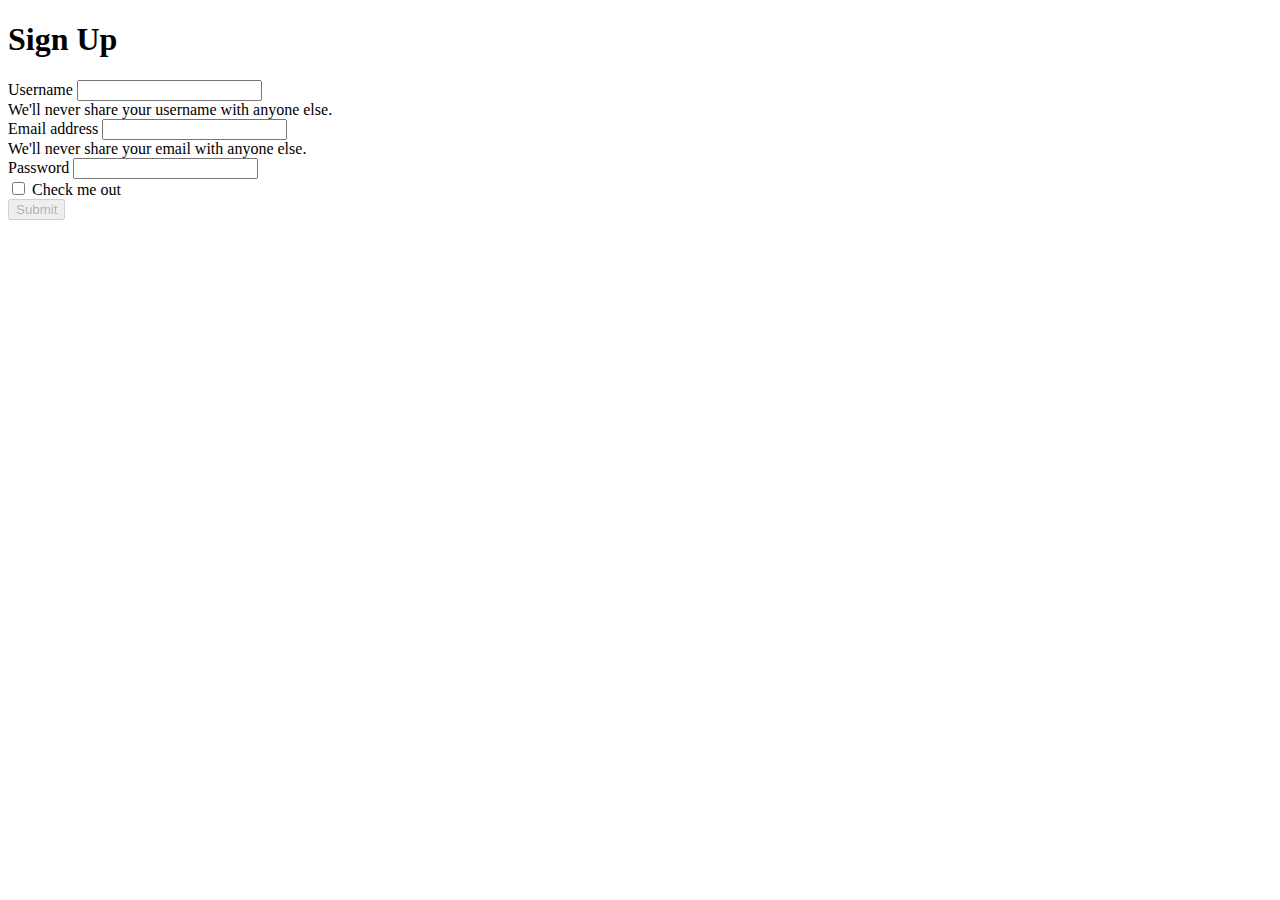
<file: 19.UserSignUp/index.html>
<!DOCTYPE html>
<html lang="en">
  <head>
    <meta charset="UTF-8" />
    <meta http-equiv="X-UA-Compatible" content="IE=edge" />
    <meta name="viewport" content="width=device-width, initial-scale=1.0" />
    <link
      href="https://cdn.jsdelivr.net/npm/bootstrap@5.0.2/dist/css/bootstrap.min.css"
      rel="stylesheet"
      integrity="sha384-EVSTQN3/azprG1Anm3QDgpJLIm9Nao0Yz1ztcQTwFspd3yD65VohhpuuCOmLASjC"
      crossorigin="anonymous"
    />
    <title>Storage</title>
  </head>
  <body>
    <div class="container mt-5" style="width: 400px">
      <h1 class="text-center mb-5">Sign Up</h1>
       <form id="myForm">
        <div class="mb-3">
          <label for="exampleInputUserName" class="form-label">Username</label>
          <input
            type="text"
            class="form-control"
            id="exampleInputUserName"
            aria-describedby="emailHelp"
          />
          <div id="user" class="form-text">
            We'll never share your username with anyone else.
          </div>
        </div>
        <div class="mb-3">
          <label for="exampleInputEmail1" class="form-label"
            >Email address</label
          >
          <input
            type="email"
            class="form-control"
            id="exampleInputEmail1"
            aria-describedby="emailHelp"
          />
          <div id="emailHelp" class="form-text">
            We'll never share your email with anyone else.
          </div>
        </div>
        <div class="mb-3">
          <label for="exampleInputPassword1" class="form-label">Password</label>
          <input
            type="password"
            class="form-control"
            id="exampleInputPassword1"
          />
        </div>
        <div class="mb-3 form-check">
          <input type="checkbox" class="form-check-input" id="exampleCheck1" />
          <label class="form-check-label" for="exampleCheck1"
            >Check me out</label
          >
        </div>
        <button disabled type="submit" id="btn" class="btn btn-primary">Submit</button>
      </form>
     </div>
    

    <script src="./script.js"></script>
  </body>
</html>
</file>
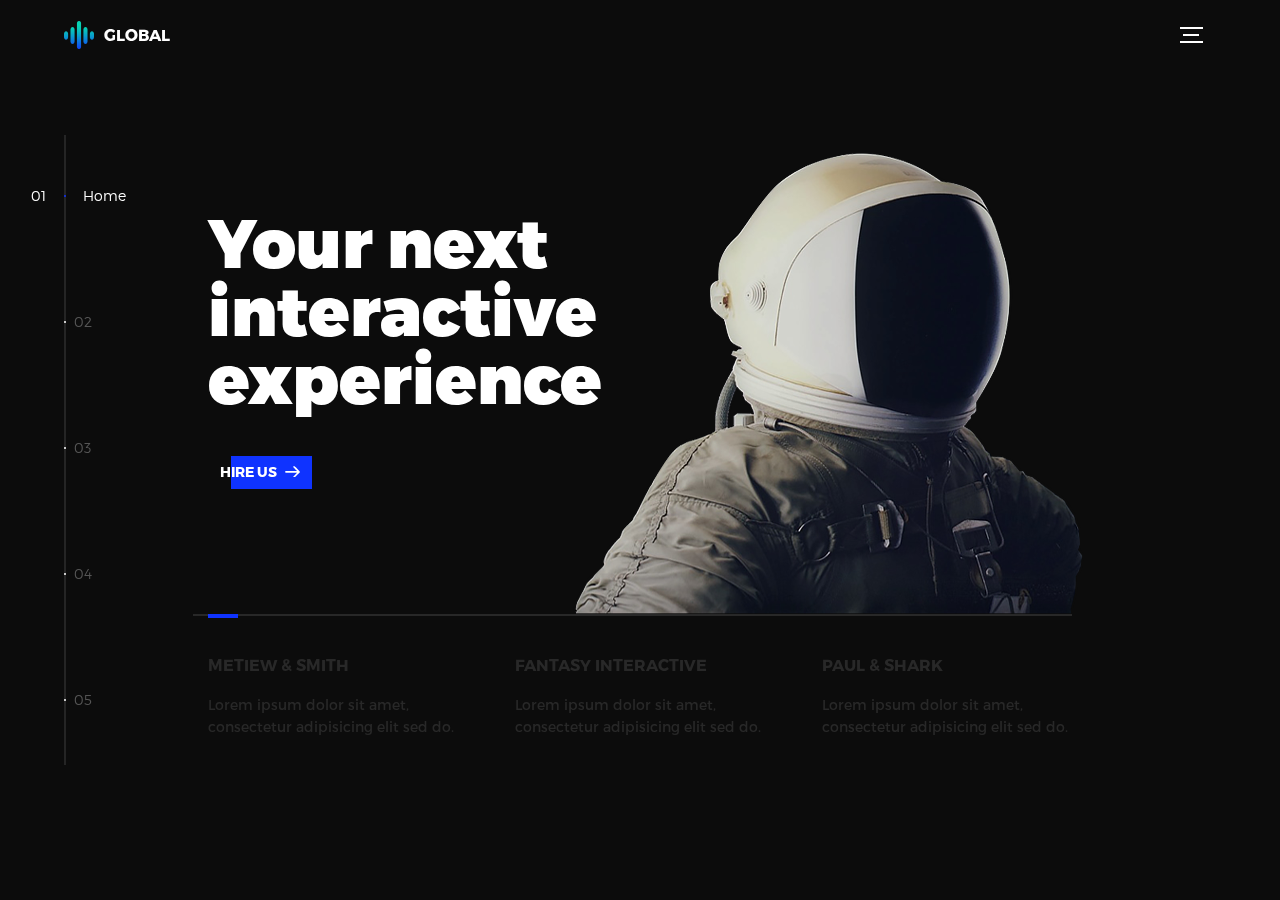
<file: global-master/index.html>
<!DOCTYPE html>
<html lang="en">
<head>
  <title>Global</title>
  <meta charset="utf-8">
  <meta name="viewport" content="width=device-width, initial-scale=1">
  <meta http-equiv="X-UA-Compatible" content="IE=edge">
  <meta name="description" content="HTML5 website template">
  <meta name="keywords" content="global, template, html, sass, jquery">
  <meta name="author" content="Bucky Maler">
  <link rel="stylesheet" href="assets/css/main.css">
</head>
<body>

<!-- notification for small viewports and landscape oriented smartphones -->
<div class="device-notification">
  <a class="device-notification--logo" href="#0">
    <img src="assets/img/logo.png" alt="Global">
    <p>Global</p>
  </a>
  <p class="device-notification--message">Global has so much to offer that we must request you orient your device to portrait or find a larger screen. You won't be disappointed.</p>
</div>

<div class="perspective effect-rotate-left">
  <div class="container"><div class="outer-nav--return"></div>
    <div id="viewport" class="l-viewport">
      <div class="l-wrapper">
        <header class="header">
          <a class="header--logo" href="#0">
            <img src="assets/img/logo.png" alt="Global">
            <p>Global</p>
          </a>
          <button class="header--cta cta">Hire Us</button>
          <div class="header--nav-toggle">
            <span></span>
          </div>
        </header>
        <nav class="l-side-nav">
          <ul class="side-nav">
            <li class="is-active"><span>Home</span></li>
            <li><span>Works</span></li>
            <li><span>About</span></li>
            <li><span>Contact</span></li>
            <li><span>Hire us</span></li>
          </ul>
        </nav>
        <ul class="l-main-content main-content">
          <li class="l-section section section--is-active">
            <div class="intro">
              <div class="intro--banner">
                <h1>Your next<br>interactive<br>experience</h1>
                <button class="cta">Hire Us
                  <svg version="1.1" id="Layer_1" xmlns="http://www.w3.org/2000/svg" xmlns:xlink="http://www.w3.org/1999/xlink" x="0px" y="0px" viewBox="0 0 150 118" style="enable-background:new 0 0 150 118;" xml:space="preserve">
                  <g transform="translate(0.000000,118.000000) scale(0.100000,-0.100000)">
                    <path d="M870,1167c-34-17-55-57-46-90c3-15,81-100,194-211l187-185l-565-1c-431,0-571-3-590-13c-55-28-64-94-18-137c21-20,33-20,597-20h575l-192-193C800,103,794,94,849,39c20-20,39-29,61-29c28,0,63,30,298,262c147,144,272,271,279,282c30,51,23,60-219,304C947,1180,926,1196,870,1167z"/>
                  </g>
                  </svg>
                  <span class="btn-background"></span>
                </button>
                <img src="assets/img/introduction-visual.png" alt="Welcome">
              </div>
              <div class="intro--options">
                <a href="#0">
                  <h3>Metiew &amp; Smith</h3>
                  <p>Lorem ipsum dolor sit amet, consectetur adipisicing elit sed do.</p>
                </a>
                <a href="#0">
                  <h3>Fantasy interactive</h3>
                  <p>Lorem ipsum dolor sit amet, consectetur adipisicing elit sed do.</p>
                </a>
                <a href="#0">
                  <h3>Paul &amp; shark</h3>
                  <p>Lorem ipsum dolor sit amet, consectetur adipisicing elit sed do.</p>
                </a>
              </div>
            </div>
          </li>
          <li class="l-section section">
            <div class="work">
              <h2>Selected work</h2>
              <div class="work--lockup">
                <ul class="slider">
                  <li class="slider--item slider--item-left">
                    <a href="#0">
                      <div class="slider--item-image">
                        <img src="assets/img/work-victory.jpg" alt="Victory">
                      </div>
                      <p class="slider--item-title">Victory</p>
                      <p class="slider--item-description">Lorem ipsum dolor sit amet, consectetur adipisicing elit sed do.</p>
                    </a>
                  </li>
                  <li class="slider--item slider--item-center">
                    <a href="#0">
                      <div class="slider--item-image">
                        <img src="assets/img/work-metiew-smith.jpg" alt="Metiew and Smith">
                      </div>
                      <p class="slider--item-title">Metiew &amp; Smith</p>
                      <p class="slider--item-description">Lorem ipsum dolor sit amet, consectetur adipisicing elit sed do.</p>
                    </a>
                  </li>
                  <li class="slider--item slider--item-right">
                    <a href="#0">
                      <div class="slider--item-image">
                        <img src="assets/img/work-alex-nowak.jpg" alt="Alex Nowak">
                      </div>
                      <p class="slider--item-title">Alex Nowak</p>
                      <p class="slider--item-description">Lorem ipsum dolor sit amet, consectetur adipisicing elit sed do.</p>
                    </a>
                  </li>
                </ul>
                <div class="slider--prev">
                  <svg version="1.1" id="Layer_1" xmlns="http://www.w3.org/2000/svg" xmlns:xlink="http://www.w3.org/1999/xlink" x="0px" y="0px"
                  viewBox="0 0 150 118" style="enable-background:new 0 0 150 118;" xml:space="preserve">
                  <g transform="translate(0.000000,118.000000) scale(0.100000,-0.100000)">
                    <path d="M561,1169C525,1155,10,640,3,612c-3-13,1-36,8-52c8-15,134-145,281-289C527,41,562,10,590,10c22,0,41,9,61,29
                    c55,55,49,64-163,278L296,510h575c564,0,576,0,597,20c46,43,37,109-18,137c-19,10-159,13-590,13l-565,1l182,180
                    c101,99,187,188,193,199c16,30,12,57-12,84C631,1174,595,1183,561,1169z"/>
                  </g>
                  </svg>
                </div>
                <div class="slider--next">
                  <svg version="1.1" id="Layer_1" xmlns="http://www.w3.org/2000/svg" xmlns:xlink="http://www.w3.org/1999/xlink" x="0px" y="0px" viewBox="0 0 150 118" style="enable-background:new 0 0 150 118;" xml:space="preserve">
                  <g transform="translate(0.000000,118.000000) scale(0.100000,-0.100000)">
                    <path d="M870,1167c-34-17-55-57-46-90c3-15,81-100,194-211l187-185l-565-1c-431,0-571-3-590-13c-55-28-64-94-18-137c21-20,33-20,597-20h575l-192-193C800,103,794,94,849,39c20-20,39-29,61-29c28,0,63,30,298,262c147,144,272,271,279,282c30,51,23,60-219,304C947,1180,926,1196,870,1167z"/>
                  </g>
                  </svg>
                </div>
              </div>
            </div>
          </li>
          <li class="l-section section">
            <div class="about">
              <div class="about--banner">
                <h2>We<br>believe in<br>passionate<br>people</h2>
                <a href="#0">Career
                  <span>
                    <svg version="1.1" id="Layer_1" xmlns="http://www.w3.org/2000/svg" xmlns:xlink="http://www.w3.org/1999/xlink" x="0px" y="0px" viewBox="0 0 150 118" style="enable-background:new 0 0 150 118;" xml:space="preserve">
                    <g transform="translate(0.000000,118.000000) scale(0.100000,-0.100000)">
                      <path d="M870,1167c-34-17-55-57-46-90c3-15,81-100,194-211l187-185l-565-1c-431,0-571-3-590-13c-55-28-64-94-18-137c21-20,33-20,597-20h575l-192-193C800,103,794,94,849,39c20-20,39-29,61-29c28,0,63,30,298,262c147,144,272,271,279,282c30,51,23,60-219,304C947,1180,926,1196,870,1167z"/>
                    </g>
                    </svg>
                  </span>
                </a>
                <img src="assets/img/about-visual.png" alt="About Us">
              </div>
              <div class="about--options">
                <a href="#0">
                  <h3>Winners</h3>
                </a>
                <a href="#0">
                  <h3>Philosophy</h3>
                </a>
                <a href="#0">
                  <h3>History</h3>
                </a>
              </div>
            </div>
          </li>
          <li class="l-section section">
            <div class="contact">
              <div class="contact--lockup">
                <div class="modal">
                  <div class="modal--information">
                    <p>Pawia 5, 31-154 Kraków, Poland</p>
                    <a href="mailto:ouremail@gmail.com">ouremail@gmail.com</a>
                    <a href="tel:+148126287560">+48 12 628 75 60</a>
                  </div>
                  <ul class="modal--options">
                    <li><a href="#0">Bēhance</a></li>
                    <li><a href="#0">dribbble</a></li>
                    <li><a href="mailto:ouremail@gmail.com">Contact Us</a></li>
                  </ul>
                </div>
              </div>
            </div>
          </li>
          <li class="l-section section">
            <div class="hire">
              <h2>You want us to do</h2>
              <!-- checkout formspree.io for easy form setup -->
              <form class="work-request">
                <div class="work-request--options">
                  <span class="options-a">
                    <input id="opt-1" type="checkbox" value="app design">
                    <label for="opt-1">
                      <svg version="1.1" id="Layer_1" xmlns="http://www.w3.org/2000/svg" xmlns:xlink="http://www.w3.org/1999/xlink" x="0px" y="0px"
                      viewBox="0 0 150 111" style="enable-background:new 0 0 150 111;" xml:space="preserve">
                      <g transform="translate(0.000000,111.000000) scale(0.100000,-0.100000)">
                        <path d="M950,705L555,310L360,505C253,612,160,700,155,700c-6,0-44-34-85-75l-75-75l278-278L550-5l475,475c261,261,475,480,475,485c0,13-132,145-145,145C1349,1100,1167,922,950,705z"/>
                      </g>
                      </svg>
                      App Design
                    </label>
                    <input id="opt-2" type="checkbox" value="graphic design">
                    <label for="opt-2">
                      <svg version="1.1" id="Layer_1" xmlns="http://www.w3.org/2000/svg" xmlns:xlink="http://www.w3.org/1999/xlink" x="0px" y="0px"
                      viewBox="0 0 150 111" style="enable-background:new 0 0 150 111;" xml:space="preserve">
                      <g transform="translate(0.000000,111.000000) scale(0.100000,-0.100000)">
                        <path d="M950,705L555,310L360,505C253,612,160,700,155,700c-6,0-44-34-85-75l-75-75l278-278L550-5l475,475c261,261,475,480,475,485c0,13-132,145-145,145C1349,1100,1167,922,950,705z"/>
                      </g>
                      </svg>
                      Graphic Design
                    </label>
                    <input id="opt-3" type="checkbox" value="motion design">
                    <label for="opt-3">
                      <svg version="1.1" id="Layer_1" xmlns="http://www.w3.org/2000/svg" xmlns:xlink="http://www.w3.org/1999/xlink" x="0px" y="0px"
                      viewBox="0 0 150 111" style="enable-background:new 0 0 150 111;" xml:space="preserve">
                      <g transform="translate(0.000000,111.000000) scale(0.100000,-0.100000)">
                        <path d="M950,705L555,310L360,505C253,612,160,700,155,700c-6,0-44-34-85-75l-75-75l278-278L550-5l475,475c261,261,475,480,475,485c0,13-132,145-145,145C1349,1100,1167,922,950,705z"/>
                      </g>
                      </svg>
                      Motion Design
                    </label>
                  </span>
                  <span class="options-b">
                    <input id="opt-4" type="checkbox" value="ux design">
                    <label for="opt-4">
                      <svg version="1.1" id="Layer_1" xmlns="http://www.w3.org/2000/svg" xmlns:xlink="http://www.w3.org/1999/xlink" x="0px" y="0px"
                      viewBox="0 0 150 111" style="enable-background:new 0 0 150 111;" xml:space="preserve">
                      <g transform="translate(0.000000,111.000000) scale(0.100000,-0.100000)">
                        <path d="M950,705L555,310L360,505C253,612,160,700,155,700c-6,0-44-34-85-75l-75-75l278-278L550-5l475,475c261,261,475,480,475,485c0,13-132,145-145,145C1349,1100,1167,922,950,705z"/>
                      </g>
                      </svg>
                      UX Design
                    </label>
                    <input id="opt-5" type="checkbox" value="webdesign">
                    <label for="opt-5">
                      <svg version="1.1" id="Layer_1" xmlns="http://www.w3.org/2000/svg" xmlns:xlink="http://www.w3.org/1999/xlink" x="0px" y="0px"
                      viewBox="0 0 150 111" style="enable-background:new 0 0 150 111;" xml:space="preserve">
                      <g transform="translate(0.000000,111.000000) scale(0.100000,-0.100000)">
                        <path d="M950,705L555,310L360,505C253,612,160,700,155,700c-6,0-44-34-85-75l-75-75l278-278L550-5l475,475c261,261,475,480,475,485c0,13-132,145-145,145C1349,1100,1167,922,950,705z"/>
                      </g>
                      </svg>
                      Webdesign
                    </label>
                    <input id="opt-6" type="checkbox" value="marketing">
                    <label for="opt-6">
                      <svg version="1.1" id="Layer_1" xmlns="http://www.w3.org/2000/svg" xmlns:xlink="http://www.w3.org/1999/xlink" x="0px" y="0px"
                      viewBox="0 0 150 111" style="enable-background:new 0 0 150 111;" xml:space="preserve">
                      <g transform="translate(0.000000,111.000000) scale(0.100000,-0.100000)">
                        <path d="M950,705L555,310L360,505C253,612,160,700,155,700c-6,0-44-34-85-75l-75-75l278-278L550-5l475,475c261,261,475,480,475,485c0,13-132,145-145,145C1349,1100,1167,922,950,705z"/>
                      </g>
                      </svg>
                      Marketing
                    </label>
                  </span>
                </div>
                <div class="work-request--information">
                  <div class="information-name">
                    <input id="name" type="text" spellcheck="false">
                    <label for="name">Name</label>
                  </div>
                  <div class="information-email">
                    <input id="email" type="email" spellcheck="false">
                    <label for="email">Email</label>
                  </div>
                </div>
                <input type="submit" value="Send Request">
              </form>
            </div>
          </li>
        </ul>
      </div>
    </div>
  </div>
  <ul class="outer-nav">
    <li class="is-active">Home</li>
    <li>Works</li>
    <li>About</li>
    <li>Contact</li>
    <li>Hire us</li>
  </ul>
</div>

<script src="https://ajax.googleapis.com/ajax/libs/jquery/2.2.4/jquery.min.js"></script>
<script>window.jQuery || document.write('<script src="assets/js/vendor/jquery-2.2.4.min.js"><\/script>')</script>
<script src="assets/js/functions-min.js"></script>
</body>
</html>
</file>
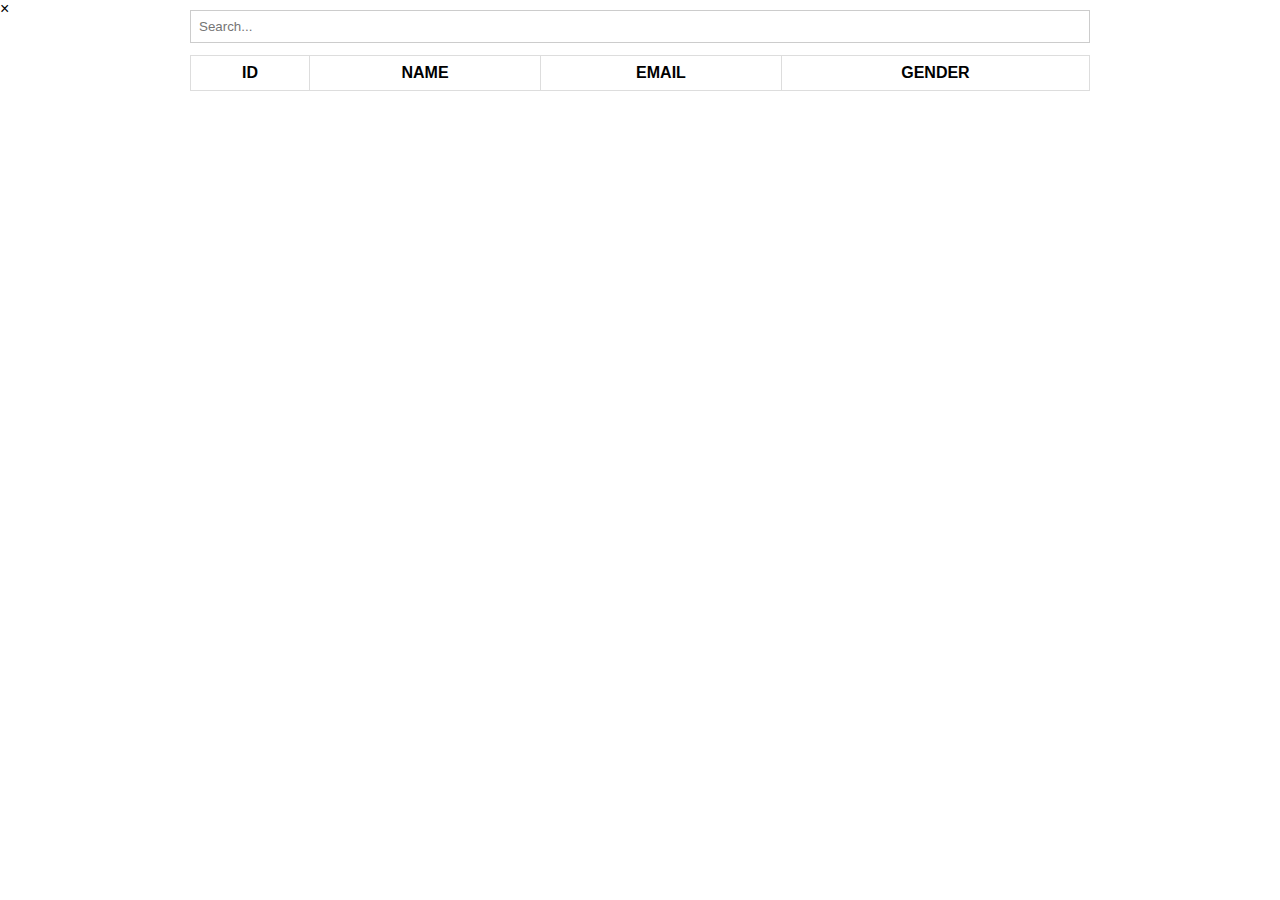
<file: table/index.html>
<!DOCTYPE html>
<html lang="en">
<head>
    <meta charset="UTF-8">
    <meta http-equiv="X-UA-Compatible" content="IE=edge">
    <meta name="viewport" content="width=device-width, initial-scale=1.0">
    <link rel="stylesheet" href="style.css">
    <title>Document</title>
</head>
<body>
    <section>
        <input type="text" class="search" placeholder="Search..." ><span class="close">&times;</span>
          <table>
              <thead>
                <tr>
                  <th class="thid">ID<i class="fa-solid fa-arrow-up arrowupid" ></i><i class="fa-solid fa-arrow-down arrowdownid"></i></th>
                  <th class="thname">NAME <i class="fa-solid fa-arrow-up arrowupname"></i><i class="fa-solid fa-arrow-down arrowdownname"></i></th>
                   <th>EMAIL</th>
                    <th>GENDER</th>
                </tr>
              </thead>
                <tbody class="tbody"></tbody>
            </table>
         </section>
    <script src="./js.js"></script>
</body>
</html>
</file>
<file: global-master/assets/css/main.css>
@font-face{font-family:'Montserrat';src:url("fonts/Montserrat-Black.eot");src:local("☺"),url("fonts/Montserrat-Black.woff") format("woff"),url("fonts/Montserrat-Black.ttf") format("truetype"),url("fonts/Montserrat-Black.svg") format("svg");font-weight:900;font-style:normal}@font-face{font-family:'Montserrat';src:url("fonts/Montserrat-Bold.eot");src:local("☺"),url("fonts/Montserrat-Bold.woff") format("woff"),url("fonts/Montserrat-Bold.ttf") format("truetype"),url("fonts/Montserrat-Bold.svg") format("svg");font-weight:700;font-style:normal}@font-face{font-family:'Montserrat';src:url("fonts/Montserrat-Regular.eot");src:local("☺"),url("fonts/Montserrat-Regular.woff") format("woff"),url("fonts/Montserrat-Regular.ttf") format("truetype"),url("fonts/Montserrat-Regular.svg") format("svg");font-weight:400;font-style:normal}@font-face{font-family:'Montserrat';src:url("fonts/Montserrat-Light.eot");src:local("☺"),url("fonts/Montserrat-Light.woff") format("woff"),url("fonts/Montserrat-Light.ttf") format("truetype"),url("fonts/Montserrat-Light.svg") format("svg");font-weight:300;font-style:normal}/*! normalize.css v3.0.2 | MIT License | git.io/normalize */html{font-family:sans-serif;-ms-text-size-adjust:100%;-webkit-text-size-adjust:100%}body{margin:0}article,aside,details,figcaption,figure,footer,header,hgroup,main,menu,nav,section,summary{display:block}audio,canvas,progress,video{display:inline-block;vertical-align:baseline}audio:not([controls]){display:none;height:0}[hidden],template{display:none}a{background-color:transparent}a:active,a:hover{outline:0}abbr[title]{border-bottom:1px dotted}b,strong{font-weight:bold}dfn{font-style:italic}h1{font-size:2em;margin:0.67em 0}mark{background:#ff0;color:#000}small{font-size:80%}sub,sup{font-size:75%;line-height:0;position:relative;vertical-align:baseline}sup{top:-0.5em}sub{bottom:-0.25em}img{border:0}svg:not(:root){overflow:hidden}figure{margin:1em 40px}hr{box-sizing:content-box;height:0}pre{overflow:auto}code,kbd,pre,samp{font-family:monospace, monospace;font-size:1em}button,input,optgroup,select,textarea{color:inherit;font:inherit;margin:0}button{overflow:visible}button,select{text-transform:none}button,html input[type="button"],input[type="reset"],input[type="submit"]{-webkit-appearance:button;cursor:pointer}button[disabled],html input[disabled]{cursor:default}button::-moz-focus-inner,input::-moz-focus-inner{border:0;padding:0}input{line-height:normal}input[type="checkbox"],input[type="radio"]{box-sizing:border-box;padding:0}input[type="number"]::-webkit-inner-spin-button,input[type="number"]::-webkit-outer-spin-button{height:auto}input[type="search"]{-webkit-appearance:textfield;box-sizing:content-box}input[type="search"]::-webkit-search-cancel-button,input[type="search"]::-webkit-search-decoration{-webkit-appearance:none}fieldset{border:1px solid #c0c0c0;margin:0 2px;padding:0.35em 0.625em 0.75em}legend{border:0;padding:0}textarea{overflow:auto}optgroup{font-weight:bold}table{border-collapse:collapse;border-spacing:0}td,th{padding:0}::-moz-selection{background:#FFF498}::selection{background:#FFF498}::-moz-selection{background:#FFF498}img::-moz-selection{background:transparent}img::selection{background:transparent}img::-moz-selection{background:transparent}body{-webkit-tap-highlight-color:#FFF498}body{background-color:#0c0c0c;font-size:14px;line-height:1.6;font-family:"Montserrat",sans-serif;color:#fff;-webkit-font-smoothing:antialiased;-webkit-text-size-adjust:100%}.l-viewport{position:relative;width:100%;height:100vh;box-shadow:0 0 45px 5px rgba(0,0,0,0.85);overflow:hidden}.l-wrapper{position:relative;width:1440px;max-width:90%;height:100%;margin:0 auto}.l-side-nav{position:absolute;left:0;display:-webkit-box;display:-webkit-flex;display:-ms-flexbox;display:flex;height:100%;-webkit-box-align:center;-webkit-align-items:center;-ms-flex-align:center;align-items:center}.l-side-nav::before{content:"";position:absolute;top:50%;left:0;-webkit-transform:translateY(-50%);transform:translateY(-50%);width:2px;height:70%;max-height:750px;background-color:#555;opacity:.35;z-index:10}@media (max-width: 1180px){.l-side-nav{display:none}}.l-main-content{position:relative;width:100%;height:100%;margin:0;padding:0;list-style:none}.l-section{position:absolute;width:100%;height:100%}.device-notification{display:none;position:fixed;top:0;left:0;width:100%;height:100%;-webkit-box-orient:vertical;-webkit-box-direction:normal;-webkit-flex-direction:column;-ms-flex-direction:column;flex-direction:column;-webkit-box-align:center;-webkit-align-items:center;-ms-flex-align:center;-ms-grid-row-align:center;align-items:center;-webkit-box-pack:center;-webkit-justify-content:center;-ms-flex-pack:center;justify-content:center;background-color:#0c0c0c;z-index:12}.device-notification--logo{display:-webkit-box;display:-webkit-flex;display:-ms-flexbox;display:flex;-webkit-box-align:center;-webkit-align-items:center;-ms-flex-align:center;align-items:center;text-decoration:none;color:#fff}.device-notification--logo p{margin:0 0 0 10px;font-size:16px;font-weight:700;text-transform:uppercase}.device-notification--message{width:70%;margin:30px 0 0 0;font-weight:700;text-align:center}@media (max-width: 767px) and (min-width: 601px) and (max-height: 680px){.device-notification{display:-webkit-box;display:-webkit-flex;display:-ms-flexbox;display:flex}}@media (max-width: 600px) and (min-width: 480px) and (max-height: 580px){.device-notification{display:-webkit-box;display:-webkit-flex;display:-ms-flexbox;display:flex}}@media (max-width: 736px) and (min-width: 360px) and (orientation: landscape){.device-notification{display:-webkit-box;display:-webkit-flex;display:-ms-flexbox;display:flex}}@media(max-width: 359px){.device-notification{display:-webkit-box;display:-webkit-flex;display:-ms-flexbox;display:flex}}.section{opacity:0;visibility:hidden;-webkit-transition:opacity .4s ease-in-out,visibility 0s .4s;transition:opacity .4s ease-in-out,visibility 0s .4s}.section--is-active{opacity:1;visibility:visible;z-index:1;-webkit-transition:opacity .4s ease-in-out .4s;transition:opacity .4s ease-in-out .4s}.section--next{-webkit-transform:translateY(-45px);transform:translateY(-45px);-webkit-transition:-webkit-transform .4s ease-in-out;transition:-webkit-transform .4s ease-in-out;transition:transform .4s ease-in-out;transition:transform .4s ease-in-out, -webkit-transform .4s ease-in-out}.section--prev{-webkit-transform:translateY(45px);transform:translateY(45px);-webkit-transition:-webkit-transform .4s ease-in-out;transition:-webkit-transform .4s ease-in-out;transition:transform .4s ease-in-out;transition:transform .4s ease-in-out, -webkit-transform .4s ease-in-out}.header{position:absolute;top:0;left:0;display:-webkit-box;display:-webkit-flex;display:-ms-flexbox;display:flex;width:100%;height:70px;-webkit-box-align:center;-webkit-align-items:center;-ms-flex-align:center;align-items:center;-webkit-box-pack:justify;-webkit-justify-content:space-between;-ms-flex-pack:justify;justify-content:space-between;z-index:10}.header--logo{display:-webkit-box;display:-webkit-flex;display:-ms-flexbox;display:flex;-webkit-box-align:center;-webkit-align-items:center;-ms-flex-align:center;align-items:center;text-decoration:none;color:#fff}.header--logo p{margin:0 0 0 10px;font-size:16px;font-weight:700;text-transform:uppercase}.header--nav-toggle{display:-webkit-box;display:-webkit-flex;display:-ms-flexbox;display:flex;width:50px;height:50px;-webkit-box-orient:vertical;-webkit-box-direction:normal;-webkit-flex-direction:column;-ms-flex-direction:column;flex-direction:column;-webkit-box-align:center;-webkit-align-items:center;-ms-flex-align:center;align-items:center;-webkit-box-pack:center;-webkit-justify-content:center;-ms-flex-pack:center;justify-content:center;cursor:pointer}.header--nav-toggle span,.header--nav-toggle::before,.header--nav-toggle::after{content:"";position:relative;width:16px;height:2px;background-color:#fff}.header--nav-toggle::before{bottom:5px;width:23px}.header--nav-toggle::after{top:5px;width:23px}.header--cta{position:absolute;top:50%;left:50%;-webkit-transform:translate(-50%, -50%);transform:translate(-50%, -50%);padding:0 20px;line-height:30px;text-decoration:none;color:#fff;font-weight:700;text-transform:uppercase;background-color:#0f33ff;border:none;opacity:0;visibility:hidden;-webkit-transition:opacity .4s ease-in-out,visibility 0s .4s;transition:opacity .4s ease-in-out,visibility 0s .4s}.header--cta:focus{outline:none}.header--cta.is-active{opacity:1;visibility:visible;-webkit-transition:opacity .4s ease-in-out .4s;transition:opacity .4s ease-in-out .4s}@media (max-width: 767px){.header--cta{display:none}}.side-nav{position:relative;display:-webkit-box;display:-webkit-flex;display:-ms-flexbox;display:flex;width:100px;height:70%;max-height:750px;-webkit-box-orient:vertical;-webkit-box-direction:normal;-webkit-flex-direction:column;-ms-flex-direction:column;flex-direction:column;-webkit-justify-content:space-around;-ms-flex-pack:distribute;justify-content:space-around;margin:0;padding:0;list-style-position:inside;z-index:10}.side-nav>li{position:relative;top:-5px;color:#fff;font-size:6px;cursor:pointer}.side-nav>li span{position:relative;top:3px;left:10px;color:#fff;font-size:14px;font-weight:300;opacity:0;visibility:hidden}.side-nav>li::before{position:absolute;top:3px;left:10px;color:#555;font-size:14px;font-weight:300}.side-nav li:nth-child(1)::before{content:"01"}.side-nav li:nth-child(2)::before{content:"02"}.side-nav li:nth-child(3)::before{content:"03"}.side-nav li:nth-child(4)::before{content:"04"}.side-nav li:nth-child(5)::before{content:"05"}.side-nav li.is-active{color:#0f33ff;-webkit-transition:color .4s ease-in-out;transition:color .4s ease-in-out}.side-nav li.is-active span{opacity:1;visibility:visible;-webkit-transition:opacity .4s ease-in-out;transition:opacity .4s ease-in-out}.side-nav li.is-active::before{left:-33px;color:#fff}.intro{position:relative;display:-webkit-box;display:-webkit-flex;display:-ms-flexbox;display:flex;width:900px;max-width:75%;height:100%;-webkit-box-orient:vertical;-webkit-box-direction:normal;-webkit-flex-direction:column;-ms-flex-direction:column;flex-direction:column;-webkit-box-pack:center;-webkit-justify-content:center;-ms-flex-pack:center;justify-content:center;margin:0 auto}@media (max-width: 1180px){.intro{max-width:100%}}.intro--banner{position:relative;height:475px}.intro--banner::before{content:"";position:absolute;bottom:20px;left:-15px;right:0;height:2px;background-color:#282828}.intro--banner::after{content:"";position:absolute;bottom:18px;left:0;width:30px;height:4px;background-color:#0f33ff}.intro--banner h1{position:relative;font-size:68px;font-weight:900;line-height:1;z-index:1}.intro--banner button{position:relative;padding:5px 17px 5px 12px;font-weight:700;text-transform:uppercase;background-color:transparent;border:none}.intro--banner button .btn-background{position:absolute;top:0;left:23px;right:0;height:100%;background-color:#0f33ff;z-index:-1;-webkit-transition:left .2s ease-in-out;transition:left .2s ease-in-out}.intro--banner button:hover .btn-background{left:0}.intro--banner button:focus{outline:none}.intro--banner button svg{position:relative;left:5px;width:15px;fill:#fff}.intro--banner img{position:absolute;bottom:21px;right:-12px}.intro--options{display:-webkit-box;display:-webkit-flex;display:-ms-flexbox;display:flex;-webkit-box-pack:justify;-webkit-justify-content:space-between;-ms-flex-pack:justify;justify-content:space-between;margin:0;padding:0;list-style:none}.intro--options>a{max-width:250px;text-decoration:none;color:#282828;-webkit-transition:color .2s ease-in-out;transition:color .2s ease-in-out}.intro--options>a:hover{color:#fff}.intro--options h3{font-size:16px;text-transform:uppercase}.intro--options p{margin-bottom:0}@media (max-width: 900px){.intro--banner{height:380px}.intro--banner h1{font-size:55px}.intro--banner img{width:430px}.intro--options>a{margin-right:30px}.intro--options>a:last-child{margin-right:0}}@media (max-width: 767px){.intro--banner{height:305px}.intro--banner h1{font-size:44px}.intro--banner img{width:330px}.intro--options{display:block}.intro--options>a{display:block;max-width:100%;margin:0 0 30px 0}.intro--options>a:last-child{margin-bottom:0}}@media (max-width: 600px){.intro--banner{height:360px}.intro--banner h1{font-size:55px}.intro--banner img{display:none}}@media (max-width: 600px) and (max-height: 750px){.intro--banner{height:auto}.intro--banner::before,.intro--banner::after{display:none}.intro--banner h1{margin-top:0}.intro--options{display:none}}.work{position:relative;display:-webkit-box;display:-webkit-flex;display:-ms-flexbox;display:flex;width:960px;max-width:80%;height:100%;-webkit-box-orient:vertical;-webkit-box-direction:normal;-webkit-flex-direction:column;-ms-flex-direction:column;flex-direction:column;-webkit-box-pack:center;-webkit-justify-content:center;-ms-flex-pack:center;justify-content:center;margin:0 auto}@media (max-width: 1180px){.work{max-width:100%}}.work h2{margin:0 0 20px 0;font-size:30px;text-align:center}.work--lockup{position:relative}.work--lockup .slider{position:relative;display:-webkit-box;display:-webkit-flex;display:-ms-flexbox;display:flex;width:80%;margin:0 auto;padding:0;list-style:none}.work--lockup .slider--item{position:absolute;display:none;text-align:center}.work--lockup .slider--item a{text-decoration:none;color:#858585}.work--lockup .slider--item-title{margin-top:10px;font-size:12px;font-weight:700;text-transform:uppercase}.work--lockup .slider--item-description{display:none;max-width:250px;margin:0 auto}.work--lockup .slider--item-image{width:150px;height:150px;margin:0 auto;border-radius:50%;overflow:hidden}.work--lockup .slider--item-image img{width:100%}.work--lockup .slider--item-left{top:50%;left:0;-webkit-transform:translateY(-50%);transform:translateY(-50%);display:block}.work--lockup .slider--item-right{top:50%;right:0;-webkit-transform:translateY(-50%);transform:translateY(-50%);display:block}.work--lockup .slider--item-center{position:relative;top:30px;left:50%;-webkit-transform:translateX(-50%);transform:translateX(-50%);display:block}.work--lockup .slider--item-center a{color:#fff}.work--lockup .slider--item-center .slider--item-title{margin-top:25px;font-size:16px}.work--lockup .slider--item-center .slider--item-description{display:block}.work--lockup .slider--item-center .slider--item-image{width:300px;height:300px}.work--lockup .slider--next,.work--lockup .slider--prev{position:absolute;top:160px;display:-webkit-box;display:-webkit-flex;display:-ms-flexbox;display:flex;width:50px;height:50px;-webkit-box-align:center;-webkit-align-items:center;-ms-flex-align:center;align-items:center;-webkit-box-pack:center;-webkit-justify-content:center;-ms-flex-pack:center;justify-content:center;background-color:#282828;border-radius:50%;cursor:pointer}.work--lockup .slider--next svg,.work--lockup .slider--prev svg{width:20px;fill:#fff}.work--lockup .slider--next{right:0}.work--lockup .slider--prev{left:0}@media (max-width: 900px){.work--lockup .slider--item-image{width:120px;height:120px}.work--lockup .slider--item-center .slider--item-image{width:240px;height:240px}.work--lockup .slider--next,.work--lockup .slider--prev{top:130px}}@media (max-width: 767px){.work--lockup .slider{width:75%}.work--lockup .slider--item-image{width:90px;height:90px}.work--lockup .slider--item-center .slider--item-image{width:190px;height:190px}.work--lockup .slider--next,.work--lockup .slider--prev{top:105px}}@media (max-width: 600px){.work--lockup .slider{width:auto}.work--lockup .slider--item-left,.work--lockup .slider--item-right{display:none}}.about{position:relative;display:-webkit-box;display:-webkit-flex;display:-ms-flexbox;display:flex;width:900px;max-width:75%;height:100%;-webkit-box-orient:vertical;-webkit-box-direction:normal;-webkit-flex-direction:column;-ms-flex-direction:column;flex-direction:column;-webkit-box-pack:center;-webkit-justify-content:center;-ms-flex-pack:center;justify-content:center;margin:0 auto}@media (max-width: 1180px){.about{max-width:100%}}.about--banner{position:relative;height:475px}.about--banner::before{content:"";position:absolute;top:20px;left:200px;-webkit-transform:rotate(-25deg);transform:rotate(-25deg);border:5px solid #0f33ff;border-right-color:transparent;border-bottom-color:transparent}.about--banner::after{content:"";position:absolute;top:75px;left:400px;-webkit-transform:rotate(45deg);transform:rotate(45deg);width:10px;height:10px;background-color:#0f33ff}.about--banner h2{position:relative;margin-top:35px;font-size:68px;font-weight:900;line-height:1;z-index:1}.about--banner h2::before{content:"";position:absolute;top:60px;left:268px;width:30px;height:30px;background-color:#0f33ff;border-radius:50%}.about--banner h2::after{content:"";position:absolute;top:255px;left:255px;width:10px;height:10px;background-color:#0f33ff}.about--banner a{padding:5px 17px 5px 0;text-decoration:none;color:#fff;font-weight:700;text-transform:uppercase;background-color:transparent}.about--banner a:hover svg{left:10px}.about--banner a svg{position:relative;left:5px;width:15px;fill:#fff;-webkit-transition:left .2s ease-in-out;transition:left .2s ease-in-out}.about--banner img{position:absolute;bottom:-90px;right:-12px}.about--options{display:-webkit-box;display:-webkit-flex;display:-ms-flexbox;display:flex;max-width:600px;-webkit-box-pack:justify;-webkit-justify-content:space-between;-ms-flex-pack:justify;justify-content:space-between;margin:0;padding:0;list-style:none}.about--options>a{position:relative;width:150px;height:75px;text-decoration:none;color:#fff;border:10px solid #0f33ff;background-position:center;background-size:cover;background-repeat:no-repeat}.about--options>a:nth-child(1){background-image:url("../img/about-winners.jpg")}.about--options>a:nth-child(2){background-image:url("../img/about-philosophy.jpg")}.about--options>a:nth-child(3){background-image:url("../img/about-history.jpg")}.about--options>a:hover h3{bottom:-50px}.about--options h3{position:absolute;bottom:-38px;left:10px;font-size:16px;text-transform:uppercase;-webkit-transition:bottom .2s ease-in-out,left .2s ease-in-out;transition:bottom .2s ease-in-out,left .2s ease-in-out}@media (max-width: 767px){.about--banner{height:305px}.about--banner::before{top:0;left:125px}.about--banner::after{top:35px;left:260px}.about--banner h2{margin-top:10px;font-size:44px}.about--banner h2::before{top:28px;left:168px}.about--banner h2::after{top:163px;left:163px}.about--banner img{width:315px}}@media (max-width: 600px){.about--banner{height:auto}.about--banner::before{left:155px}.about--banner::after{left:310px}.about--banner h2{margin-top:0;font-size:55px}.about--banner h2::before{top:43px;left:214px}.about--banner h2::after{top:205px;left:205px}.about--banner img{display:none}.about--options{display:none}}.contact{position:fixed;top:0;left:0;width:100%;height:100%;background-image:url("../img/contact-visual.png");background-position:center;background-size:cover;background-repeat:no-repeat}.contact--lockup{position:relative;display:-webkit-box;display:-webkit-flex;display:-ms-flexbox;display:flex;width:900px;max-width:75%;height:100%;-webkit-box-align:center;-webkit-align-items:center;-ms-flex-align:center;align-items:center;-webkit-box-pack:end;-webkit-justify-content:flex-end;-ms-flex-pack:end;justify-content:flex-end;margin:0 auto}@media (max-width: 1180px){.contact--lockup{max-width:90%}}@media (max-width: 767px){.contact--lockup{-webkit-box-pack:center;-webkit-justify-content:center;-ms-flex-pack:center;justify-content:center}}.contact--lockup .modal{padding:45px 45px;text-align:center;background-color:#0c0c0c;box-shadow:0 0 30px 0 rgba(0,0,0,0.75)}.contact--lockup .modal--information p,.contact--lockup .modal--information a{display:block;margin:14px 0;text-decoration:none;color:#fff;font-weight:700}.contact--lockup .modal--information p{margin-top:0}.contact--lockup .modal--options{margin:0;padding:0;list-style:none}.contact--lockup .modal--options>li{width:130px;margin:0 auto 25px auto}.contact--lockup .modal--options li:nth-child(1){background-color:#1769ff}.contact--lockup .modal--options li:nth-child(2){background-color:#ea4c89}.contact--lockup .modal--options li:nth-child(3){margin-bottom:0;background-color:#0f33ff;text-transform:uppercase}.contact--lockup .modal--options a{display:block;width:100%;padding:8px 0;text-decoration:none;color:#fff;font-weight:700}.hire{position:relative;display:-webkit-box;display:-webkit-flex;display:-ms-flexbox;display:flex;width:700px;max-width:75%;height:100%;-webkit-box-orient:vertical;-webkit-box-direction:normal;-webkit-flex-direction:column;-ms-flex-direction:column;flex-direction:column;-webkit-box-pack:center;-webkit-justify-content:center;-ms-flex-pack:center;justify-content:center;margin:0 auto}@media (max-width: 1180px){.hire{max-width:100%}}.hire h2{margin:0 0 20px 0;font-size:30px;text-align:center}.work-request{display:-webkit-box;display:-webkit-flex;display:-ms-flexbox;display:flex;width:100%;-webkit-box-orient:vertical;-webkit-box-direction:normal;-webkit-flex-direction:column;-ms-flex-direction:column;flex-direction:column;-webkit-box-align:center;-webkit-align-items:center;-ms-flex-align:center;align-items:center;color:#fff}.work-request input[type="submit"]{width:400px;max-width:100%;line-height:50px;font-size:16px;font-weight:700;text-transform:uppercase;background-color:#0f33ff;border:none;border-radius:0}.work-request input[type="submit"]:focus{outline:none}.work-request--options{display:-webkit-box;display:-webkit-flex;display:-ms-flexbox;display:flex;width:100%;-webkit-box-orient:vertical;-webkit-box-direction:normal;-webkit-flex-direction:column;-ms-flex-direction:column;flex-direction:column;-webkit-box-align:center;-webkit-align-items:center;-ms-flex-align:center;align-items:center;margin:30px 0}.work-request--options .options-a{display:-webkit-box;display:-webkit-flex;display:-ms-flexbox;display:flex;width:100%;-webkit-box-pack:justify;-webkit-justify-content:space-between;-ms-flex-pack:justify;justify-content:space-between}.work-request--options .options-b{display:-webkit-box;display:-webkit-flex;display:-ms-flexbox;display:flex;width:72%;-webkit-flex-wrap:wrap;-ms-flex-wrap:wrap;flex-wrap:wrap;-webkit-justify-content:space-around;-ms-flex-pack:distribute;justify-content:space-around}.work-request--options label{display:block;width:200px;margin-bottom:30px;line-height:50px;font-size:16px;font-weight:700;text-align:center;border:2px solid #fff;cursor:pointer;-webkit-transition:background-color .2s ease-in-out,border-color .2s ease-in-out;transition:background-color .2s ease-in-out,border-color .2s ease-in-out}.work-request--options label svg{position:relative;left:-5px;width:0;fill:#fff;-webkit-transition:width .2s ease-in-out;transition:width .2s ease-in-out}.work-request--options input[type="checkbox"]{display:none}.work-request--options input[type="checkbox"]:checked+label{background-color:#0f33ff;border-color:#0f33ff}.work-request--options input[type="checkbox"]:checked+label svg{width:15px}.work-request--information{display:-webkit-box;display:-webkit-flex;display:-ms-flexbox;display:flex;width:100%;-webkit-box-pack:justify;-webkit-justify-content:space-between;-ms-flex-pack:justify;justify-content:space-between;margin-bottom:60px}.work-request--information .information-name,.work-request--information .information-email{position:relative;width:45%;height:50px;font-size:30px;font-weight:300}.work-request--information input[type="text"],.work-request--information input[type="email"]{width:100%;padding:0 0 5px 0;background-color:transparent;border:none;border-bottom:1px solid #fff;border-radius:0}.work-request--information input[type="text"]:focus,.work-request--information input[type="email"]:focus{outline:none;background-color:#0c0c0c}.work-request--information label{position:absolute;top:0;left:0;pointer-events:none;-webkit-transition:top .2s ease-in-out,font-size .2s ease-in-out;transition:top .2s ease-in-out,font-size .2s ease-in-out}.work-request--information input:focus+label,.work-request--information input.has-value+label{top:-15px;font-size:14px}@media (max-width: 767px){.work-request--options{-webkit-box-orient:horizontal;-webkit-box-direction:normal;-webkit-flex-direction:row;-ms-flex-direction:row;flex-direction:row;-webkit-justify-content:space-around;-ms-flex-pack:distribute;justify-content:space-around}.work-request--options .options-a,.work-request--options .options-b{display:block;width:auto}}@media (max-width: 600px){.work-request--options{margin:20px 0}}@media (max-width: 600px) and (max-width: 415px){.work-request--options{-webkit-box-pack:justify;-webkit-justify-content:space-between;-ms-flex-pack:justify;justify-content:space-between}}@media (max-width: 600px){.work-request--options label{width:150px;margin-bottom:15px;font-size:14px}.work-request--options input[type="checkbox"]:checked+label svg{width:12px}.work-request--information{margin-bottom:30px}.work-request--information .information-name,.work-request--information .information-email{height:40px;font-size:24px}}.perspective{position:relative;width:100%;height:100%;overflow:hidden}.perspective--modalview{position:fixed;-webkit-perspective:1500px;perspective:1500px}.container{position:relative;-webkit-transform:translateZ(0) translateX(0) rotateY(0deg);transform:translateZ(0) translateX(0) rotateY(0deg);min-height:100%;outline:30px solid #0f33ff;-webkit-transition:-webkit-transform .4s;transition:-webkit-transform .4s;transition:transform .4s;transition:transform .4s, -webkit-transform .4s}.modalview .container{position:absolute;width:100%;height:100%;overflow:hidden;-webkit-backface-visibility:hidden;backface-visibility:hidden}.effect-rotate-left .container{-webkit-transform-origin:0% 50%;transform-origin:0% 50%;-webkit-transition:-webkit-transform .4s;transition:-webkit-transform .4s;transition:transform .4s;transition:transform .4s, -webkit-transform .4s}.effect-rotate-left--animate .container{-webkit-transform:translateZ(-1800px) translateX(-50%) rotateY(45deg);transform:translateZ(-1800px) translateX(-50%) rotateY(45deg);outline:30px solid #0f33ff}.outer-nav{position:absolute;top:50%;left:55%;-webkit-transform:translateY(-50%);transform:translateY(-50%);-webkit-transform-style:preserve-3d;transform-style:preserve-3d;margin:0;padding:0;list-style:none;text-align:center;visibility:hidden;-webkit-transition:visibility 0s .2s;transition:visibility 0s .2s}.outer-nav.is-vis{visibility:visible}.outer-nav--return{position:absolute;top:0;left:0;width:100%;height:100%;display:none;cursor:pointer;z-index:11}.outer-nav--return.is-vis{display:block}.outer-nav>li{-webkit-transform-style:preserve-3d;transform-style:preserve-3d;-webkit-transform:translateX(350px) translateZ(-1000px);transform:translateX(350px) translateZ(-1000px);font-size:55px;font-weight:900;opacity:0;cursor:pointer;-webkit-transition:opacity .2s,-webkit-transform .2s;transition:opacity .2s,-webkit-transform .2s;transition:transform .2s,opacity .2s;transition:transform .2s,opacity .2s,-webkit-transform .2s}.outer-nav>li.is-vis{-webkit-transform:translateX(0) translateZ(0);transform:translateX(0) translateZ(0);opacity:1;-webkit-transition:opacity .4s,-webkit-transform .4s;transition:opacity .4s,-webkit-transform .4s;transition:transform .4s,opacity .4s;transition:transform .4s,opacity .4s,-webkit-transform .4s}.outer-nav>li::before{content:"";position:absolute;top:50%;left:50%;-webkit-transform:translate(-50%, -25%);transform:translate(-50%, -25%);width:110%;height:15px;opacity:0;background-color:#0f33ff}.outer-nav>li.is-active::before{opacity:1}@media (max-width: 767px){.outer-nav>li{font-size:44px}}@media (max-width: 600px){.outer-nav>li{font-size:34px}}.outer-nav li.is-vis:nth-child(2){-webkit-transition-delay:.04s;transition-delay:.04s}.outer-nav li.is-vis:nth-child(3){-webkit-transition-delay:.08s;transition-delay:.08s}.outer-nav li.is-vis:nth-child(4){-webkit-transition-delay:.12s;transition-delay:.12s}.outer-nav li.is-vis:nth-child(5){-webkit-transition-delay:.16s;transition-delay:.16s}
</file>
<file: table/style.css>
*{
    margin:0;
    padding: 0;
    font-family: 'Segoe UI', Tahoma, Geneva, Verdana, sans-serif;
    box-sizing: border-box;
  }
  table td , table th {
    border: 1px solid #ddd;
    padding: 8px;
    text-align: center;
  }
  table{
    width: 100%;
    max-width: 900px;
    margin: 2px auto;
    border-collapse: collapse;
  }
  table th {
    cursor: pointer;
  }
  section{
    display: flex;
    flex-direction: column;
  }
  section input{
    width: 900px;
    margin: 10px auto;
    padding: 8px;
    outline: none;
    border: 1px solid #ccc;
  }
  .thid .fa-arrow-up{
    display: inline-block;
  }
  .thid .arrowdownid{
    display: none;
  }
  .thname .arrowupname{
    display: none;
  }
  .thname .arrowdownname{
    display: none;
  }
.search{
    position: relative;
}  
.close{
    position: absolute;
    cursor: pointer;
}
</file>
